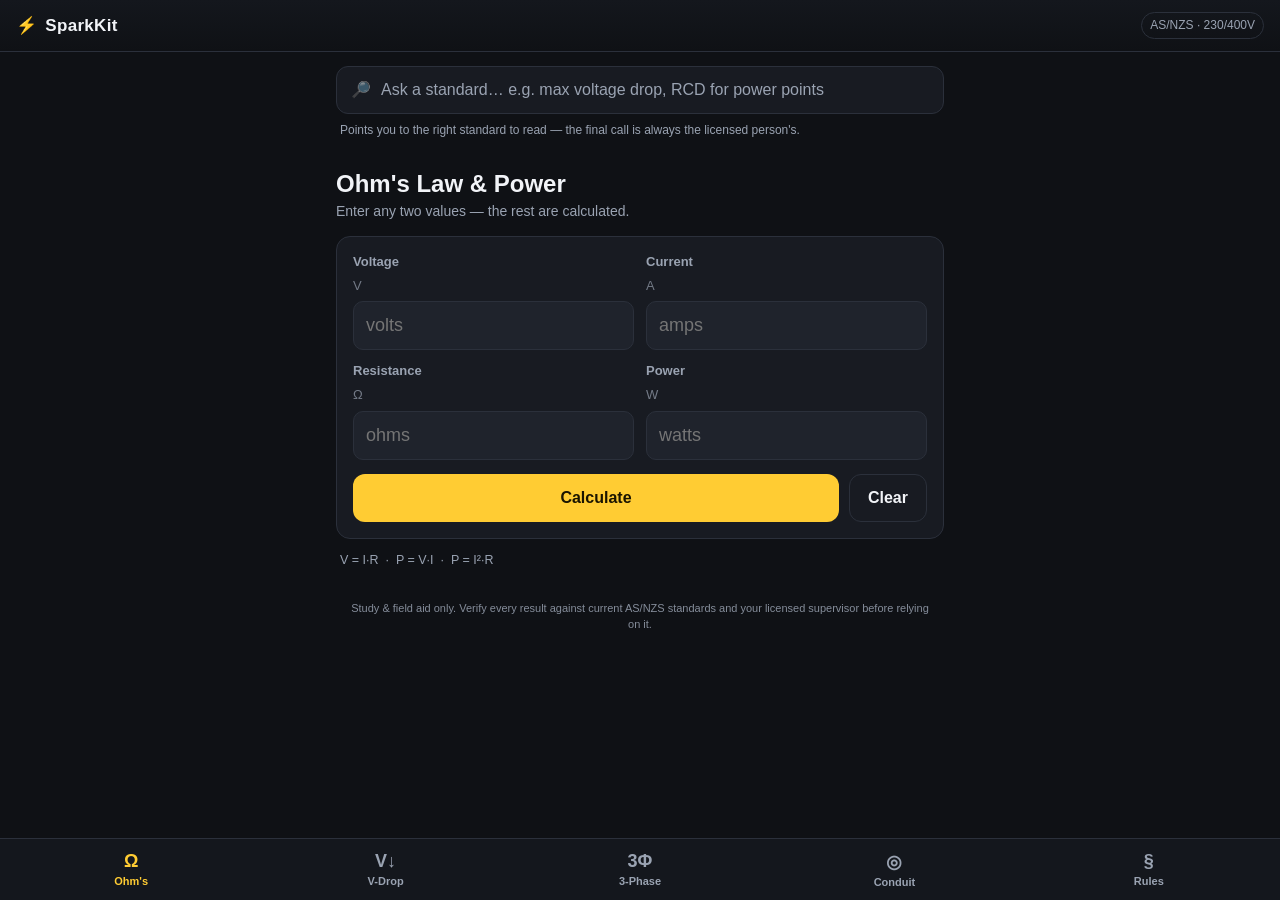
<file: index.html>
<!DOCTYPE html>
<html lang="en-AU">
<head>
  <meta charset="UTF-8" />
  <meta name="viewport" content="width=device-width, initial-scale=1, viewport-fit=cover" />
  <meta name="theme-color" content="#0f1115" />
  <title>SparkKit — Apprentice Toolkit</title>
  <link rel="manifest" href="manifest.webmanifest" />
  <link rel="icon" href="icons/icon.svg" type="image/svg+xml" />
  <link rel="apple-touch-icon" href="icons/icon.svg" />
  <link rel="stylesheet" href="styles.css" />
</head>
<body>
  <header class="topbar">
    <div class="brand">
      <span class="bolt" aria-hidden="true">⚡</span>
      <span>SparkKit</span>
    </div>
    <span class="region" title="Australian / New Zealand standards">AS/NZS · 230/400V</span>
  </header>

  <section class="ask" id="ask">
    <div class="ask-bar">
      <span class="ask-ico" aria-hidden="true">🔎</span>
      <input id="ask-input" type="search" inputmode="search" autocomplete="off"
             placeholder="Ask a standard… e.g. max voltage drop, RCD for power points" />
    </div>
    <p class="ask-sub">Points you to the right standard to read — the final call is always the licensed person's.</p>
    <div id="ask-results" class="ask-results" hidden></div>
  </section>

  <main id="app">
    <!-- OHM'S LAW -->
    <section class="screen" id="ohms" data-screen>
      <h1>Ohm's Law &amp; Power</h1>
      <p class="sub">Enter any two values — the rest are calculated.</p>
      <div class="card">
        <div class="grid2">
          <label>Voltage <span>V</span>
            <input id="ohm-v" type="text" inputmode="decimal" placeholder="volts" />
          </label>
          <label>Current <span>A</span>
            <input id="ohm-i" type="text" inputmode="decimal" placeholder="amps" />
          </label>
          <label>Resistance <span>Ω</span>
            <input id="ohm-r" type="text" inputmode="decimal" placeholder="ohms" />
          </label>
          <label>Power <span>W</span>
            <input id="ohm-p" type="text" inputmode="decimal" placeholder="watts" />
          </label>
        </div>
        <div class="row">
          <button class="btn" data-calc="ohms">Calculate</button>
          <button class="btn ghost" data-clear="ohms">Clear</button>
        </div>
        <p class="result" id="ohm-result" aria-live="polite"></p>
      </div>
      <p class="clause">V = I·R &nbsp;·&nbsp; P = V·I &nbsp;·&nbsp; P = I²·R</p>
    </section>

    <!-- VOLTAGE DROP -->
    <section class="screen" id="vdrop" data-screen hidden>
      <h1>Voltage Drop</h1>
      <p class="sub">Pick the unknown, enter the other three.</p>
      <div class="card">
        <label class="full">Solve for
          <select id="vd-solve">
            <option value="vd">Voltage drop (V)</option>
            <option value="i">Current (A)</option>
            <option value="l">Route length (m)</option>
            <option value="k">Cable mV/A/m</option>
          </select>
        </label>
        <div class="grid2">
          <label data-vd="vd">Voltage drop <span>V</span>
            <input id="vd-vd" type="text" inputmode="decimal" placeholder="volts" />
          </label>
          <label data-vd="i">Current <span>A</span>
            <input id="vd-i" type="text" inputmode="decimal" placeholder="amps" />
          </label>
          <label data-vd="l">Route length <span>m</span>
            <input id="vd-l" type="text" inputmode="decimal" placeholder="metres (one way)" />
          </label>
          <label data-vd="k">Cable mV/A/m <span>AS/NZS 3008</span>
            <input id="vd-k" type="text" inputmode="decimal" placeholder="from cable table" />
          </label>
        </div>
        <div class="grid2">
          <label>Phase
            <select id="vd-phase">
              <option value="single">Single (230V)</option>
              <option value="three">Three (400V)</option>
            </select>
          </label>
          <label>Nominal voltage <span>V</span>
            <input id="vd-nominal" type="text" inputmode="decimal" value="230" />
          </label>
        </div>
        <label class="full">Max drop allowed <span>%</span>
          <input id="vd-limit" type="text" inputmode="decimal" value="5" />
        </label>
        <div class="row">
          <button class="btn" data-calc="vdrop">Calculate</button>
          <button class="btn ghost" data-clear="vdrop">Clear</button>
        </div>
        <p class="result" id="vd-result" aria-live="polite"></p>
      </div>
      <p class="clause">Vd = (L × I × mV/A/m) ÷ 1000 &nbsp;·&nbsp; limit AS/NZS 3000 Cl 3.6.2 (5%). Use the single- or three-phase mV/A/m value to match the phase selected.</p>
    </section>

    <!-- THREE PHASE -->
    <section class="screen" id="three" data-screen hidden>
      <h1>Three-Phase Power</h1>
      <p class="sub">Balanced load. Enter line voltage, line current &amp; power factor.</p>
      <div class="card">
        <div class="grid2">
          <label>Line voltage V<sub>L</sub> <span>V</span>
            <input id="tp-vl" type="text" inputmode="decimal" placeholder="400" />
          </label>
          <label>Line current I<sub>L</sub> <span>A</span>
            <input id="tp-il" type="text" inputmode="decimal" placeholder="amps" />
          </label>
          <label>Power factor <span>0–1</span>
            <input id="tp-pf" type="text" inputmode="decimal" placeholder="0.8" />
          </label>
          <label>Phase voltage V<sub>ph</sub> <span>V (calc)</span>
            <input id="tp-vph" type="text" inputmode="decimal" placeholder="auto" readonly />
          </label>
        </div>
        <div class="row">
          <button class="btn" data-calc="three">Calculate</button>
          <button class="btn ghost" data-clear="three">Clear</button>
        </div>
        <p class="result" id="tp-result" aria-live="polite"></p>
      </div>
      <p class="clause">V<sub>L</sub> = √3 · V<sub>ph</sub> &nbsp;·&nbsp; P = √3 · V<sub>L</sub> · I<sub>L</sub> · pf &nbsp;·&nbsp; S = √3 · V<sub>L</sub> · I<sub>L</sub></p>
    </section>

    <!-- CONDUIT FILL + DERATINGS -->
    <section class="screen" id="conduit" data-screen hidden>
      <h1>Conduit Fill</h1>
      <p class="sub">Cable overall diameters vs conduit internal diameter.</p>
      <div class="card">
        <label class="full">Conduit internal diameter <span>mm</span>
          <input id="cf-id" type="text" inputmode="decimal" placeholder="e.g. 20.4 for 25mm PVC" />
        </label>
        <div id="cf-cables"></div>
        <div class="row">
          <button class="btn ghost" id="cf-add">+ Add cable</button>
        </div>
        <div class="row">
          <button class="btn" data-calc="conduit">Calculate</button>
          <button class="btn ghost" data-clear="conduit">Clear</button>
        </div>
        <p class="result" id="cf-result" aria-live="polite"></p>
      </div>
      <p class="clause">Fill % = Σ cable CSA ÷ conduit CSA. Common limits: 1 cable 53%, 2 cables 31%, 3+ cables 40%. Verify space factors in AS/NZS 3000 Section 3.</p>

      <h2 class="section-h">Cable Deratings</h2>
      <p class="sub">Start from the table current-carrying capacity, then apply correction factors.</p>
      <div class="card">
        <div class="grid2">
          <label>Base capacity <span>A — AS/NZS 3008</span>
            <input id="dr-base" type="text" inputmode="decimal" placeholder="from table" />
          </label>
          <label>Design load <span>A</span>
            <input id="dr-load" type="text" inputmode="decimal" placeholder="circuit current" />
          </label>
          <label>Ambient temp factor
            <input id="dr-ka" type="text" inputmode="decimal" value="1.00" />
          </label>
          <label>Grouping factor
            <input id="dr-kg" type="text" inputmode="decimal" value="1.00" />
          </label>
          <label>Thermal insulation
            <input id="dr-ki" type="text" inputmode="decimal" value="1.00" />
          </label>
          <label>Other factor
            <input id="dr-ko" type="text" inputmode="decimal" value="1.00" />
          </label>
        </div>
        <details class="hint">
          <summary>Typical factors (indicative — confirm against AS/NZS 3008)</summary>
          <ul>
            <li><b>Ambient:</b> ~1.0 at reference temp; falls as ambient rises (e.g. ~0.88 hotter, lower in roof spaces).</li>
            <li><b>Grouping (bunched):</b> 2 ckts ≈ 0.80, 3 ≈ 0.70, 4 ≈ 0.65, 6 ≈ 0.57.</li>
            <li><b>Thermal insulation:</b> one side ≈ 0.75; fully surrounded ≈ 0.50.</li>
          </ul>
        </details>
        <div class="row">
          <button class="btn" data-calc="derate">Calculate</button>
          <button class="btn ghost" data-clear="derate">Clear</button>
        </div>
        <p class="result" id="dr-result" aria-live="polite"></p>
      </div>
      <p class="clause">Derated capacity = base × ambient × grouping × insulation × other. Must stay ≥ design load.</p>
    </section>

    <!-- RULES -->
    <section class="screen" id="rules" data-screen hidden>
      <h1>Rules Reference</h1>
      <p class="sub">Quick cards. Always verify against the current standard.</p>

      <div class="card rulecard">
        <h3>Cable colours (AU)</h3>
        <p><b>Single phase:</b> Active brown (was red), Neutral blue (was black), Earth green/yellow.</p>
        <p><b>Three phase:</b> Brown · Black · Grey (was Red · White · Blue).</p>
      </div>
      <div class="card rulecard">
        <h3>IP ratings</h3>
        <p><b>1st digit (solids):</b> 4 = &gt;1mm wire · 5 = dust protected · 6 = dust tight.</p>
        <p><b>2nd digit (water):</b> 4 = splash · 5 = jets · 6 = strong jets · 7 = immersion.</p>
      </div>
      <div class="card rulecard">
        <h3>RCD protection (AS/NZS 3000)</h3>
        <p>≤30mA RCD required on socket-outlet and lighting final subcircuits in domestic installations. Verify exemptions and circuit grouping limits.</p>
      </div>
      <div class="card rulecard">
        <h3>Disconnection times (typical)</h3>
        <p>Final subcircuits ≤63A (socket-outlets): 0.4s. Distribution / fixed ≤32A: up to 5s. Confirm earthing system and Table values.</p>
      </div>
      <div class="card rulecard">
        <h3>Voltage drop limit</h3>
        <p>Max 5% from point of supply to any point in the installation (AS/NZS 3000 Cl 3.6.2).</p>
      </div>
    </section>
  </main>

  <nav class="tabbar">
    <button class="tab active" data-go="ohms"><span>Ω</span>Ohm's</button>
    <button class="tab" data-go="vdrop"><span>V↓</span>V-Drop</button>
    <button class="tab" data-go="three"><span>3Φ</span>3-Phase</button>
    <button class="tab" data-go="conduit"><span>◎</span>Conduit</button>
    <button class="tab" data-go="rules"><span>§</span>Rules</button>
  </nav>

  <p class="disclaimer">Study &amp; field aid only. Verify every result against current AS/NZS standards and your licensed supervisor before relying on it.</p>

  <script src="app.js"></script>
</body>
</html>
</file>
<file: styles.css>
:root {
  --bg: #0f1115;
  --panel: #181b22;
  --panel-2: #1f232c;
  --line: #2b303b;
  --text: #f2f4f8;
  --muted: #9aa3b2;
  --accent: #ffcc33;     /* electrical amber */
  --accent-d: #e0a800;
  --ok: #45c47a;
  --bad: #ff5d5d;
  --radius: 14px;
}

* { box-sizing: border-box; -webkit-tap-highlight-color: transparent; }

html, body {
  margin: 0;
  background: var(--bg);
  color: var(--text);
  font-family: -apple-system, BlinkMacSystemFont, "Segoe UI", Roboto, Helvetica, Arial, sans-serif;
  font-size: 17px;
  line-height: 1.4;
}

.topbar {
  position: sticky; top: 0; z-index: 10;
  display: flex; align-items: center; justify-content: space-between;
  padding: max(env(safe-area-inset-top), 12px) 16px 12px;
  background: linear-gradient(180deg, #14171d, #0f1115);
  border-bottom: 1px solid var(--line);
}
.brand { display: flex; align-items: center; gap: 8px; font-weight: 800; letter-spacing: .3px; }
.brand .bolt { color: var(--accent); }
.region { font-size: 12px; color: var(--muted); border: 1px solid var(--line); padding: 4px 8px; border-radius: 999px; }

#app { padding: 16px 16px 24px; max-width: 640px; margin: 0 auto; }

/* Ask a standard */
.ask { max-width: 640px; margin: 0 auto; padding: 14px 16px 4px; }
.ask-bar {
  display: flex; align-items: center; gap: 10px;
  background: var(--panel); border: 1px solid var(--line); border-radius: 12px; padding: 0 14px;
}
.ask-bar:focus-within { border-color: var(--accent); box-shadow: 0 0 0 1px var(--accent); }
.ask-ico { opacity: .55; font-size: 16px; }
#ask-input { flex: 1; background: transparent; border: none; color: var(--text); padding: 14px 0; font-size: 16px; }
#ask-input::placeholder { color: var(--muted); }
#ask-input:focus { outline: none; }
.ask-sub { margin: 8px 4px 0; font-size: 12px; color: var(--muted); }
.ask-results { background: var(--panel); border: 1px solid var(--line); border-radius: 12px; margin-top: 10px; overflow: hidden; }
.ask-sug { display: flex; flex-direction: column; gap: 3px; padding: 12px 14px; border-bottom: 1px solid var(--line); cursor: pointer; }
.ask-sug:last-child { border-bottom: none; }
.ask-sug:active { background: var(--panel-2); }
.ask-sug .sug-q { font-size: 15px; }
.ask-sug .sug-std { font-size: 12px; color: var(--accent); }
.ask-sug[data-empty] { color: var(--muted); cursor: default; }
.ask-answer { padding: 16px; }
.ask-answer .topic { margin: 0 0 4px; font-size: 12px; color: var(--muted); text-transform: uppercase; letter-spacing: .05em; }
.ask-answer .std { margin: 0 0 10px; font-size: 18px; font-weight: 800; color: var(--accent); line-height: 1.25; }
.ask-answer .gist { margin: 0 0 12px; font-size: 15px; }
.ask-answer .open { display: inline-block; width: auto; flex: 0 0 auto; }
.ask-answer .own { margin: 14px 0 0; font-size: 12px; color: var(--muted); line-height: 1.5; }

.screen h1 { font-size: 24px; margin: 8px 0 2px; }
.screen .sub { color: var(--muted); margin: 0 0 14px; font-size: 14px; }
.section-h { font-size: 19px; margin: 26px 0 2px; }

.card {
  background: var(--panel);
  border: 1px solid var(--line);
  border-radius: var(--radius);
  padding: 16px;
}

.grid2 { display: grid; grid-template-columns: 1fr 1fr; gap: 12px; }
@media (max-width: 380px) { .grid2 { grid-template-columns: 1fr; } }

label { display: flex; flex-direction: column; gap: 6px; font-size: 13px; color: var(--muted); font-weight: 600; }
label.full { grid-column: 1 / -1; }
label span { font-weight: 500; opacity: .7; }

input, select {
  background: var(--panel-2);
  border: 1px solid var(--line);
  color: var(--text);
  border-radius: 10px;
  padding: 13px 12px;
  font-size: 18px;
  width: 100%;
}
input:focus, select:focus { outline: 2px solid var(--accent); border-color: var(--accent); }
input[readonly] { opacity: .8; }

.row { display: flex; gap: 10px; margin-top: 14px; }
.btn {
  flex: 1;
  background: var(--accent);
  color: #1a1400;
  border: none;
  border-radius: 12px;
  padding: 14px;
  font-size: 16px;
  font-weight: 800;
  cursor: pointer;
}
.btn:active { background: var(--accent-d); }
.btn.ghost { background: transparent; color: var(--text); border: 1px solid var(--line); flex: 0 0 auto; padding: 14px 18px; }
#cf-add { width: 100%; }

.result {
  margin: 16px 0 0; padding: 14px; border-radius: 10px;
  background: var(--panel-2); border: 1px solid var(--line);
  font-size: 15px; white-space: pre-line; min-height: 0;
}
.result:empty { display: none; }
.result.ok { border-color: var(--ok); }
.result.bad { border-color: var(--bad); }
.result b { color: var(--accent); }
.tag-ok { color: var(--ok); font-weight: 700; }
.tag-bad { color: var(--bad); font-weight: 700; }

.clause { color: var(--muted); font-size: 12.5px; margin: 12px 4px 0; line-height: 1.5; }

.cable-row { display: grid; grid-template-columns: 1fr auto; gap: 10px; align-items: end; margin-bottom: 10px; }
.cable-row button { background: transparent; border: 1px solid var(--line); color: var(--muted); border-radius: 10px; padding: 12px 14px; cursor: pointer; }

.hint { margin-top: 14px; font-size: 13px; color: var(--muted); }
.hint summary { cursor: pointer; font-weight: 600; }
.hint ul { margin: 10px 0 0; padding-left: 18px; }
.hint li { margin: 4px 0; }
.hint b { color: var(--text); }

.rulecard { margin-bottom: 12px; }
.rulecard h3 { margin: 0 0 8px; font-size: 16px; color: var(--accent); }
.rulecard p { margin: 4px 0; font-size: 14.5px; }

.tabbar {
  position: fixed; bottom: 0; left: 0; right: 0; z-index: 10;
  display: flex; justify-content: space-around;
  background: #14171d; border-top: 1px solid var(--line);
  padding: 6px 4px max(env(safe-area-inset-bottom), 6px);
}
.tab {
  flex: 1; background: none; border: none; color: var(--muted);
  font-size: 11px; font-weight: 600; padding: 6px 2px;
  display: flex; flex-direction: column; align-items: center; gap: 3px; cursor: pointer;
}
.tab span { font-size: 18px; }
.tab.active { color: var(--accent); }

.disclaimer {
  max-width: 640px; margin: 8px auto 96px; padding: 0 24px;
  text-align: center; font-size: 11px; color: var(--muted); opacity: .85;
}
</file>
